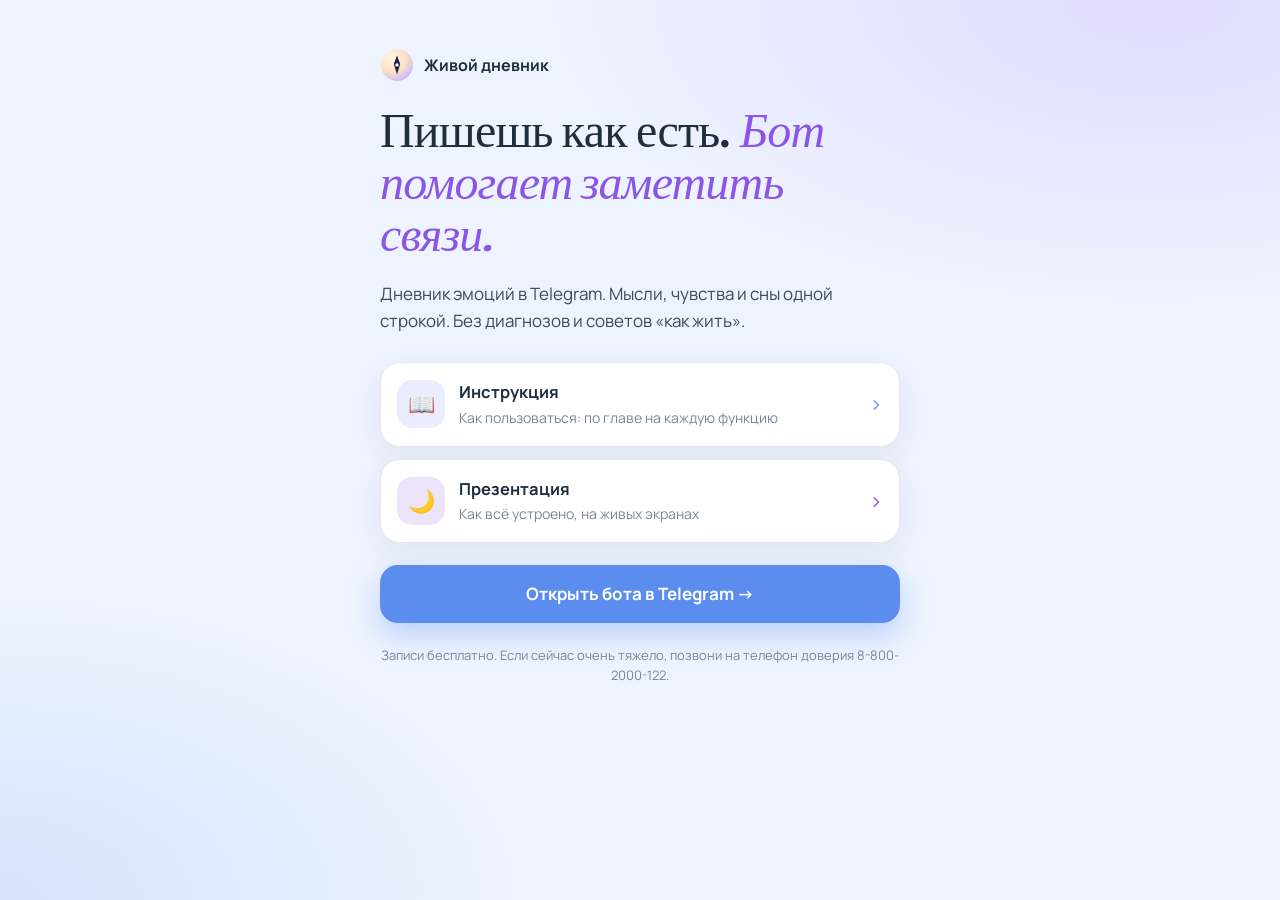
<file: index.html>
<!doctype html>
<html lang="ru">
<meta charset="utf-8">
<meta name="viewport" content="width=device-width, initial-scale=1, viewport-fit=cover">
<title>Живой дневник</title>
<meta name="description" content="Дневник эмоций в Telegram: пишешь как есть, бот помогает заметить связи. Без диагнозов.">
<meta property="og:type" content="website">
<meta property="og:site_name" content="Живой дневник">
<meta property="og:title" content="Живой дневник — дневник эмоций в Telegram">
<meta property="og:description" content="Пишешь как есть, бот помогает заметить связи. Без диагнозов.">
<meta property="og:url" content="https://bashkatov-96.github.io/zhivoy-dnevnik/">
<meta property="og:image" content="https://bashkatov-96.github.io/zhivoy-dnevnik/tour/og.png">
<meta name="twitter:card" content="summary_large_image">
<meta name="theme-color" content="#EEF4FF">
<link rel="stylesheet" href="https://fonts.googleapis.com/css2?family=Fraunces:ital,opsz,wght@0,9..144,500;1,9..144,500&family=Manrope:wght@400..800&display=swap">
<style>
:root{--bg:#eef4ff;--fg:#1f2d3d;--fg2:#3c4a5c;--muted:#7a8699;--a:#5b8def;--line:#e1e8f5}
*{box-sizing:border-box}
html,body{min-height:100%}
body{margin:0;background:radial-gradient(70% 50% at 90% 0%,rgba(166,107,255,.18),transparent 70%),radial-gradient(60% 50% at 0% 100%,rgba(91,141,239,.16),transparent 70%),var(--bg);color:var(--fg);font:400 16px/1.55 Manrope,-apple-system,system-ui,sans-serif;-webkit-font-smoothing:antialiased}
main{max-width:560px;margin:0 auto;padding:calc(48px + env(safe-area-inset-top,0px)) 20px calc(40px + env(safe-area-inset-bottom,0px));display:grid;gap:22px}
.brand{display:flex;align-items:center;gap:10px;font-weight:700}
.brand svg{width:34px;height:34px}
h1{font:500 clamp(34px,8vw,48px)/1.08 Fraunces,Georgia,serif;letter-spacing:-.8px;margin:0}
h1 em{color:#8a55e8}
p{margin:0;color:var(--fg2);font-size:17px}
.cards{display:grid;gap:12px;margin-top:6px}
.card{display:grid;grid-template-columns:48px minmax(0,1fr) auto;align-items:center;gap:14px;padding:16px;border-radius:20px;background:#fff;border:1px solid var(--line);text-decoration:none;color:inherit;box-shadow:0 10px 30px rgba(31,45,61,.07)}
.card .ic{width:48px;height:48px;border-radius:15px;display:grid;place-items:center;font-size:22px;background:color-mix(in srgb,var(--c) 16%,#fff)}
.card b{display:block;font-size:16.5px;color:var(--fg)}
.card span span{font-size:14px;color:var(--muted)}
.card .go{color:var(--c);font-size:22px}
.bot{display:flex;justify-content:center;align-items:center;gap:10px;padding:16px;border-radius:18px;background:var(--a);color:#fff;text-decoration:none;font-weight:700;font-size:17px;box-shadow:0 12px 30px rgba(91,141,239,.35)}
small{color:var(--muted);font-size:13px;text-align:center}
a:focus-visible{outline:2.5px solid var(--a);outline-offset:3px}
</style>
<main>
  <div class="brand"><svg viewBox="0 0 64 64" aria-hidden="true"><defs><radialGradient id="g" cx="35%" cy="30%" r="75%"><stop offset="0%" stop-color="#fff7e9"/><stop offset="55%" stop-color="#ffe2c2"/><stop offset="100%" stop-color="#c9b6ff"/></radialGradient></defs><circle cx="32" cy="32" r="30" fill="url(#g)"/><path d="M32 14 L38 30 L32 50 L26 30 Z" fill="#241a4e"/><circle cx="32" cy="32" r="3.2" fill="#fff"/></svg>Живой дневник</div>
  <h1>Пишешь как есть. <em>Бот помогает заметить связи.</em></h1>
  <p>Дневник эмоций в Telegram. Мысли, чувства и сны одной строкой. Без диагнозов и советов «как жить».</p>
  <div class="cards">
    <a class="card" href="guide/" style="--c:#7B8FF5"><span class="ic">📖</span><span><b>Инструкция</b><span>Как пользоваться: по главе на каждую функцию</span></span><span class="go">›</span></a>
    <a class="card" href="tour/" style="--c:#8A55E8"><span class="ic">🌙</span><span><b>Презентация</b><span>Как всё устроено, на живых экранах</span></span><span class="go">›</span></a>
  </div>
  <a class="bot" href="https://t.me/livebooks_bot?start=site" target="_blank" rel="noopener">Открыть бота в Telegram →</a>
  <small>Записи бесплатно. Если сейчас очень тяжело, позвони на телефон доверия 8-800-2000-122.</small>
</main>
</html>
</file>
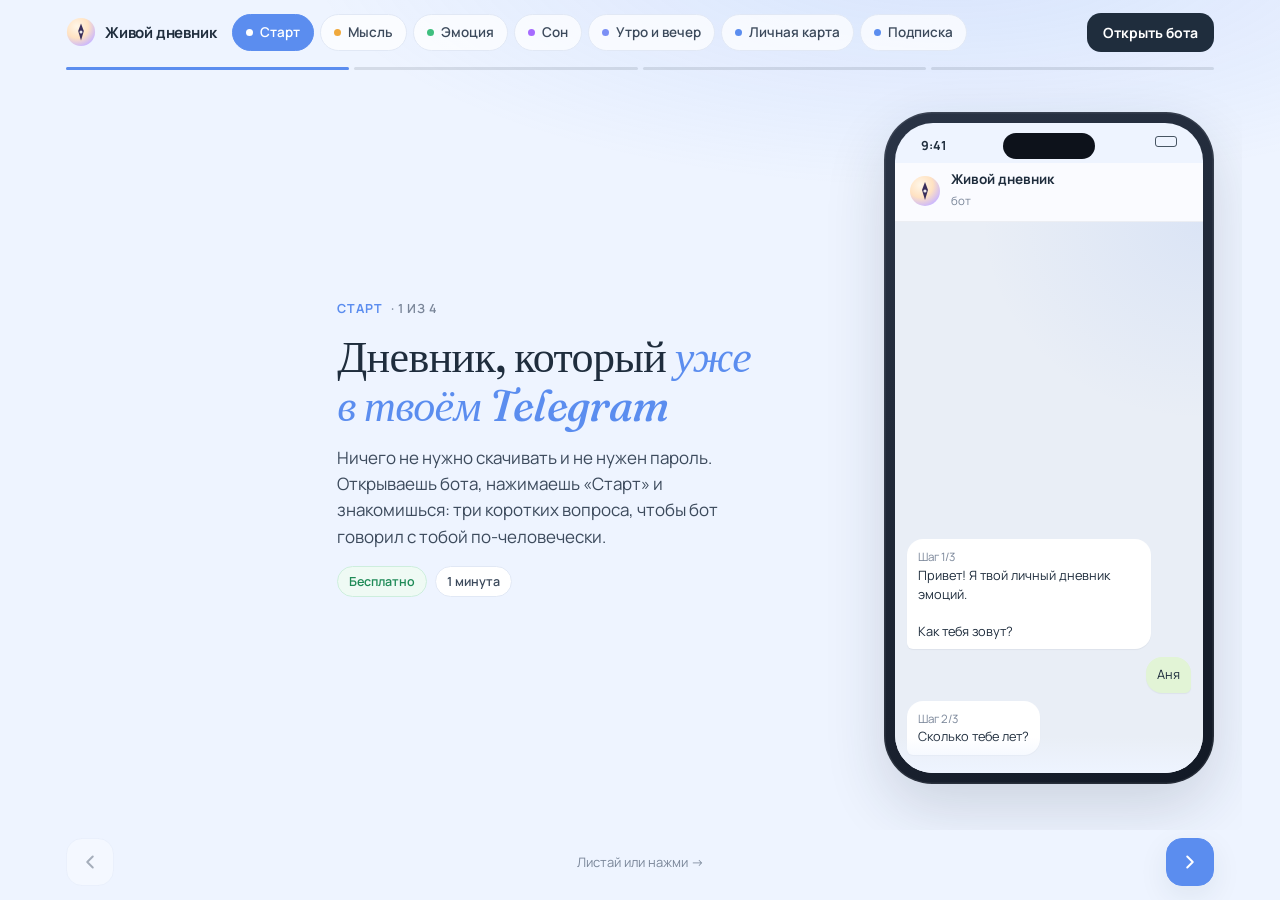
<file: guide/index.html>
<!doctype html>
<html lang="ru">
<meta charset="utf-8">
<meta name="viewport" content="width=device-width, initial-scale=1, viewport-fit=cover">
<title>Инструкция Живого дневника</title>
<meta name="description" content="Как пользоваться Живым дневником: первая запись, мысль, эмоция, сон, утро и вечер, личная карта, подписка.">
<meta property="og:type" content="website">
<meta property="og:site_name" content="Живой дневник">
<meta property="og:title" content="Как пользоваться Живым дневником">
<meta property="og:description" content="Инструкция с картинками: первая запись, мысль, эмоция, сон, утро и вечер, личная карта, подписка.">
<meta property="og:url" content="https://bashkatov-96.github.io/zhivoy-dnevnik/guide/">
<meta property="og:image" content="https://bashkatov-96.github.io/zhivoy-dnevnik/guide/og.png">
<meta property="og:image:width" content="1200">
<meta property="og:image:height" content="630">
<meta name="twitter:card" content="summary_large_image">
<meta name="theme-color" content="#EEF4FF">
<link rel="preconnect" href="https://fonts.googleapis.com">
<link rel="preconnect" href="https://fonts.gstatic.com" crossorigin>
<link rel="stylesheet" href="https://fonts.googleapis.com/css2?family=Fraunces:ital,opsz,wght@0,9..144,400..600;1,9..144,400..600&family=Manrope:wght@400..800&display=swap">
<link rel="stylesheet" href="guide.css">

<!--
  Инструкция-презентация: главы по функциям бота, по слайду на экран.
  Ссылка на главу — якорь: /guide/#son, /guide/#emo …
  Скрипт внешний: CSP сервера (bot/web/server.py) пускает только script-src 'self'.
  Содержание слайдов — массив CHAPTERS в guide.js.
-->

<svg class="defs" aria-hidden="true" width="0" height="0">
  <defs>
    <radialGradient id="emblemG" cx="35%" cy="30%" r="75%"><stop offset="0%" stop-color="#fff7e9"/><stop offset="55%" stop-color="#ffe2c2"/><stop offset="100%" stop-color="#c9b6ff"/></radialGradient>
    <radialGradient id="moonG" cx="32%" cy="28%" r="80%"><stop offset="0%" stop-color="#fff6e4"/><stop offset="50%" stop-color="#f7c46a"/><stop offset="100%" stop-color="#e08a2c"/></radialGradient>
    <symbol id="emblem" viewBox="0 0 64 64"><circle cx="32" cy="32" r="30" fill="url(#emblemG)"/><path d="M32 14 L38 30 L32 50 L26 30 Z" fill="#241a4e" opacity=".9"/><circle cx="32" cy="32" r="3.2" fill="#fff" opacity=".9"/></symbol>
  </defs>
</svg>

<div class="deck" id="deck">
  <header class="top">
    <a class="brand" href="#start" aria-label="Живой дневник — к началу"><svg><use href="#emblem"/></svg><span>Живой дневник</span></a>
    <nav class="chapters" id="chapters" aria-label="Главы инструкции"></nav>
    <a class="cta-top" id="ctaTop" href="https://t.me/livebooks_bot?start=guide" target="_blank" rel="noopener">Открыть бота</a>
  </header>

  <div class="bars" id="bars" aria-hidden="true"></div>

  <main class="stage" id="stage" aria-live="polite">
    <noscript><p class="noscript">Включите JavaScript, чтобы листать инструкцию. Бот: t.me/livebooks_bot</p></noscript>
  </main>

  <footer class="nav">
    <button class="nav-btn" id="prev" type="button" aria-label="Назад">
      <svg viewBox="0 0 24 24" fill="none" stroke="currentColor" stroke-width="2.2" stroke-linecap="round" stroke-linejoin="round"><path d="M15 6l-6 6 6 6"/></svg>
    </button>
    <p class="nav-hint" id="hint">Листай вправо или нажми →</p>
    <button class="nav-btn nav-next" id="next" type="button" aria-label="Дальше">
      <svg viewBox="0 0 24 24" fill="none" stroke="currentColor" stroke-width="2.2" stroke-linecap="round" stroke-linejoin="round"><path d="M9 6l6 6-6 6"/></svg>
    </button>
  </footer>
</div>

<script src="guide.js"></script>
</file>
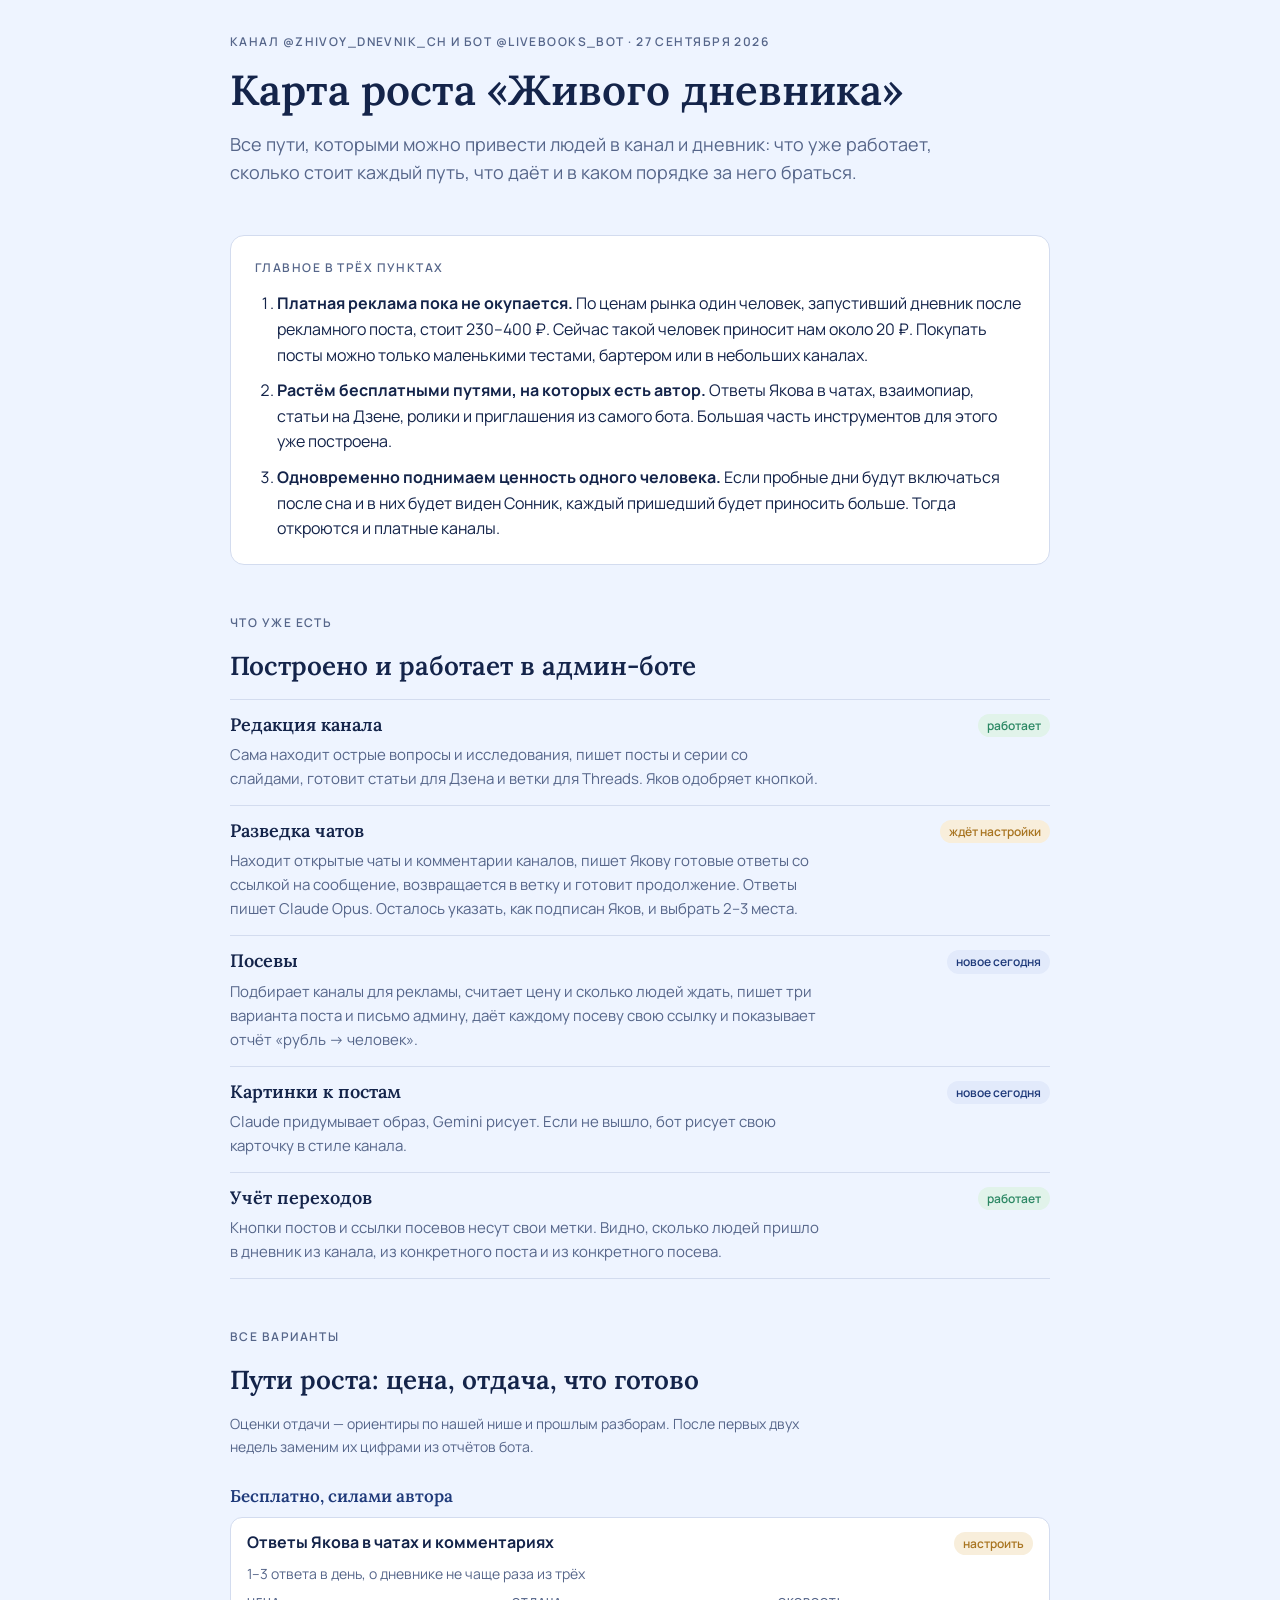
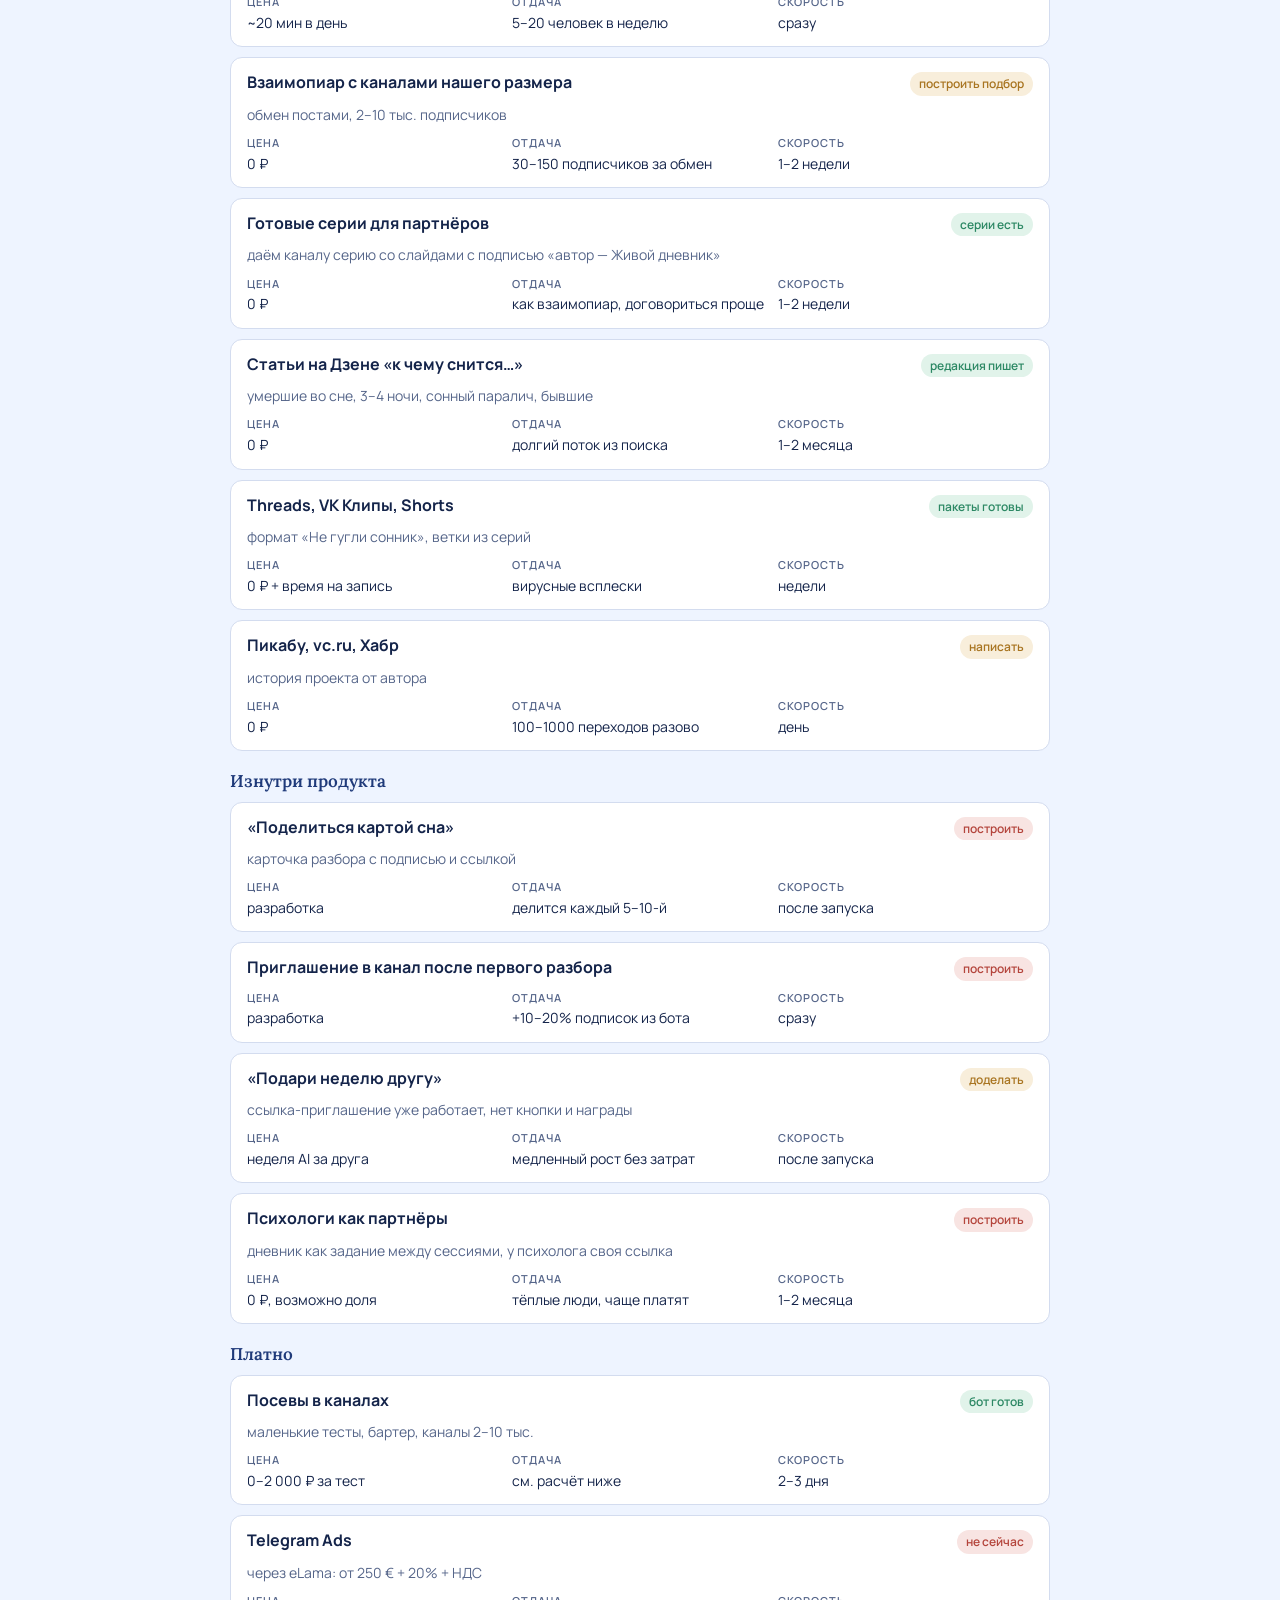
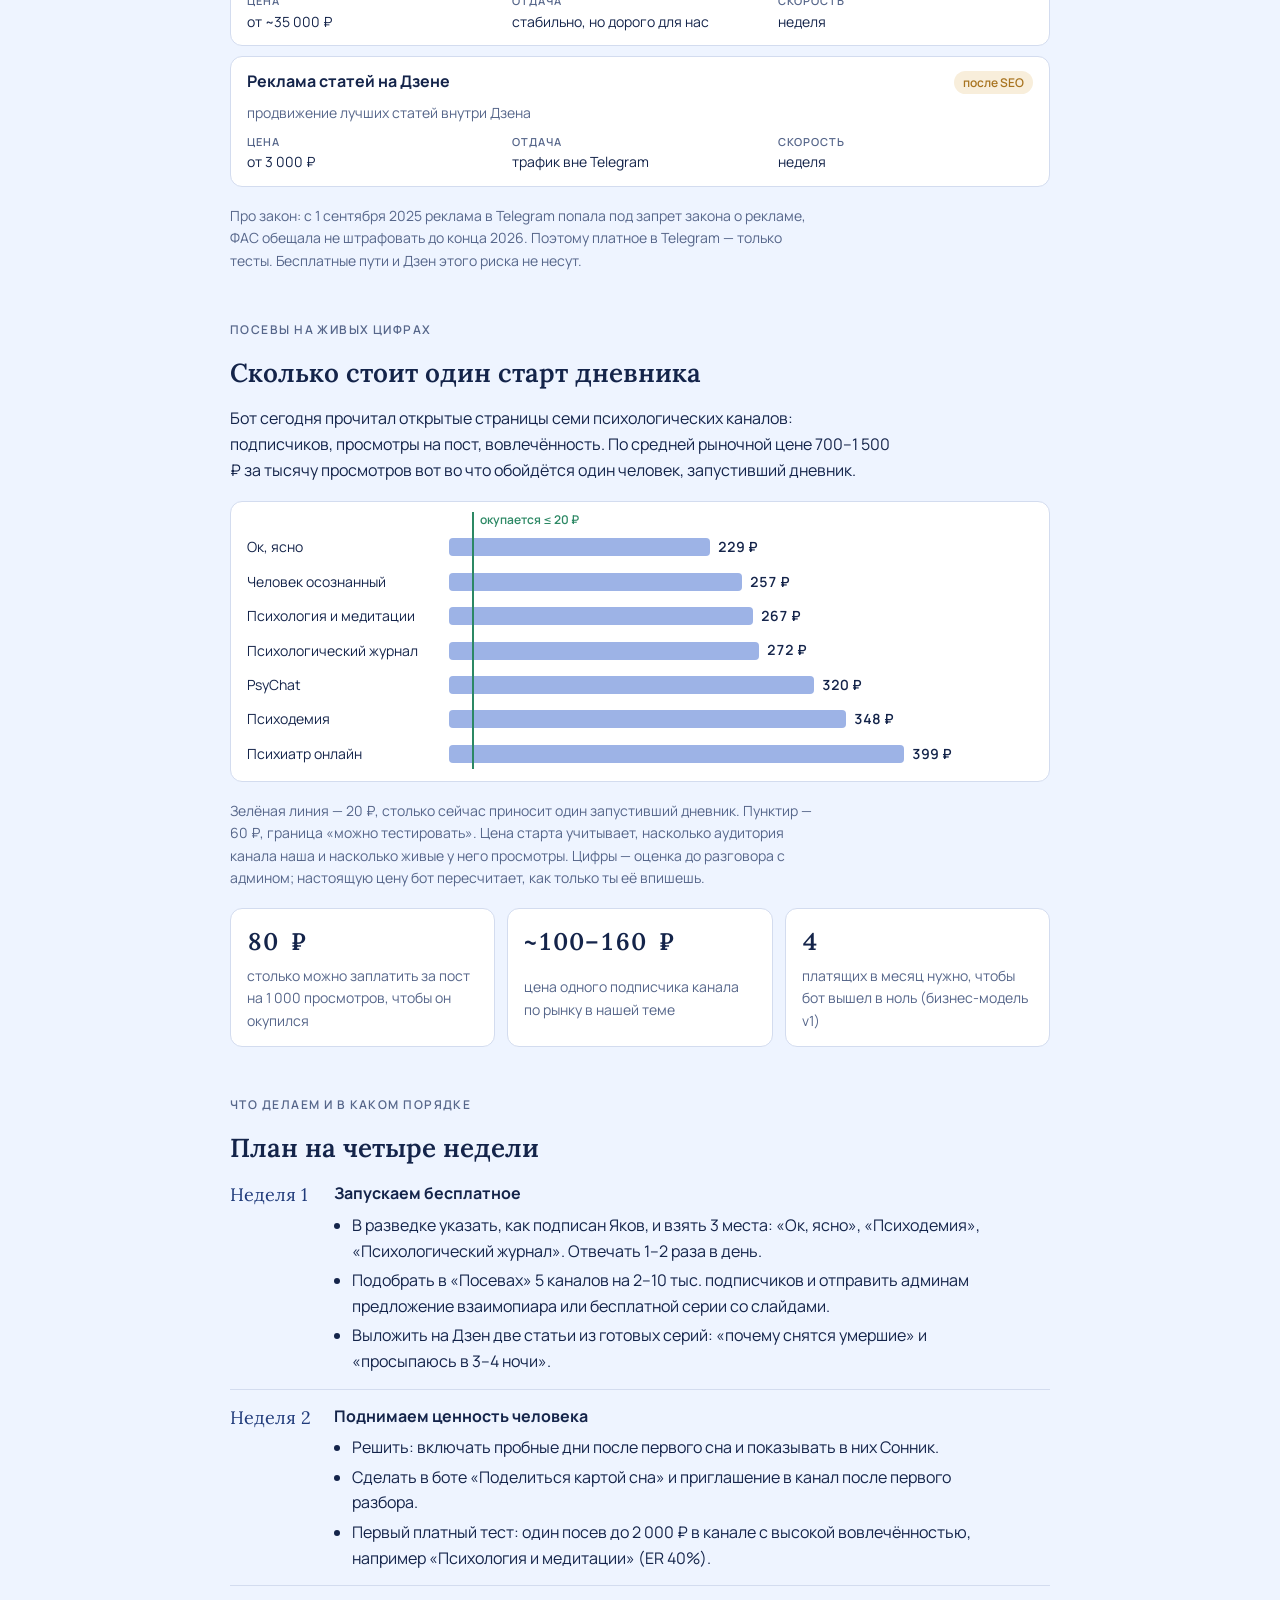
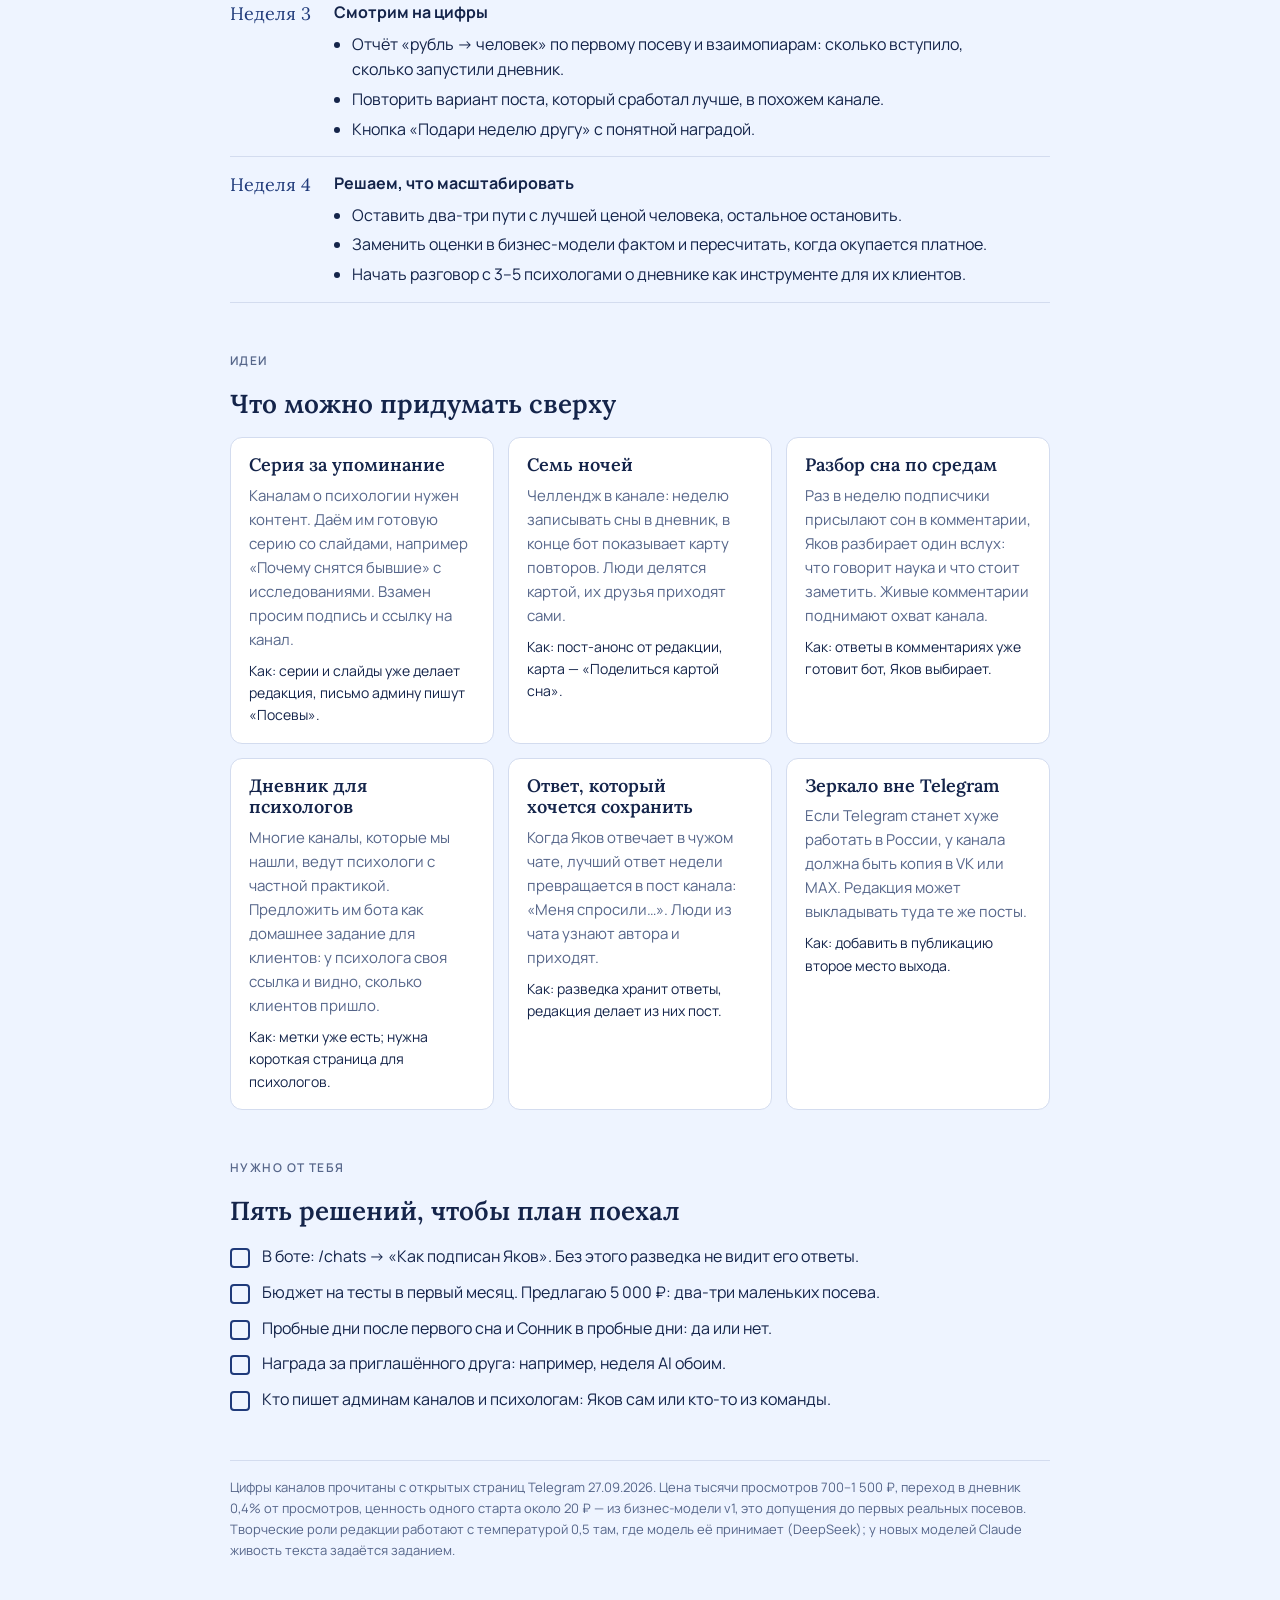
<file: r/karta-rosta-34ba82/index.html>
<!doctype html>
<html lang="ru">
<head>
<meta charset="utf-8">
<meta name="viewport" content="width=device-width, initial-scale=1, viewport-fit=cover">
<meta name="robots" content="noindex, nofollow">
<meta property="og:title" content="Карта роста «Живого дневника»">
<meta property="og:description" content="Пути роста канала и дневника, расчёт посевов, план на 4 недели.">
<title>Карта роста «Живого дневника»</title>
<link rel="preconnect" href="https://fonts.googleapis.com">
<link rel="preconnect" href="https://fonts.gstatic.com" crossorigin>
<link rel="stylesheet" href="https://fonts.googleapis.com/css2?family=Lora:ital,wght@0,500;0,600;1,500&family=Manrope:wght@400;500;600;700&display=swap">
<style>
:root{
  --bg:#EEF4FF; --surface:#FFFFFF; --ink:#14244A; --muted:#56668A; --line:#D3DCEF;
  --accent:#1F3A7A; --accent-soft:#E2EAFB; --ok:#2C8864; --ok-soft:#E1F3EA; --warn:#A87420; --warn-soft:#F8EEDB;
  --bad:#B4453C; --bad-soft:#F8E4E2; --bar:#9DB3E6;
  --serif:"Lora", Georgia, "Times New Roman", serif; --sans:"Manrope", system-ui, -apple-system, "Segoe UI", sans-serif;
}
@media (prefers-color-scheme: dark){
  :root:not([data-theme="light"]){
    color-scheme:dark;
    --bg:#0E1730; --surface:#152144; --ink:#E4EAF8; --muted:#9CA9C9; --line:#27365F;
    --accent:#9DB8FF; --accent-soft:#1C2B55; --ok:#5DC39B; --ok-soft:#173A33; --warn:#E3B464; --warn-soft:#3A3020;
    --bad:#E68178; --bad-soft:#40211F; --bar:#4B67A8;
  }
}
:root[data-theme="dark"]{
  color-scheme:dark;
  --bg:#0E1730; --surface:#152144; --ink:#E4EAF8; --muted:#9CA9C9; --line:#27365F;
  --accent:#9DB8FF; --accent-soft:#1C2B55; --ok:#5DC39B; --ok-soft:#173A33; --warn:#E3B464; --warn-soft:#3A3020;
  --bad:#E68178; --bad-soft:#40211F; --bar:#4B67A8;
}
*{box-sizing:border-box}
body{margin:0;background:var(--bg);color:var(--ink);font:16px/1.6 var(--sans);padding-inline:16px;padding-block:32px 64px}
.wrap{max-width:820px;margin:0 auto;display:flex;flex-direction:column;gap:48px}
h1,h2,h3{font-family:var(--serif);font-weight:600;text-wrap:balance;margin:0;line-height:1.2}
h1{font-size:clamp(30px,5vw,42px)}
h2{font-size:26px}
h3{font-size:18px}
p{margin:0;max-width:66ch}
a{color:var(--accent)}
.eyebrow{font-size:12px;letter-spacing:.12em;text-transform:uppercase;color:var(--muted);font-weight:600}
section{display:flex;flex-direction:column;gap:18px}
.lead{font-size:18px;color:var(--muted)}
.thesis{background:var(--surface);border:1px solid var(--line);border-radius:14px;padding:22px 24px;display:grid;gap:14px}
.thesis ol{margin:0;padding-left:22px;display:grid;gap:10px}
.thesis b{color:var(--ink)}
.num{font-variant-numeric:tabular-nums}
.chip{display:inline-block;font-size:12px;font-weight:600;padding:2px 9px;border-radius:999px;white-space:nowrap}
.chip.ok{background:var(--ok-soft);color:var(--ok)}
.chip.warn{background:var(--warn-soft);color:var(--warn)}
.chip.bad{background:var(--bad-soft);color:var(--bad)}
.chip.new{background:var(--accent-soft);color:var(--accent)}
.built{display:grid;gap:0;border-top:1px solid var(--line)}
.built div{display:grid;grid-template-columns:1fr auto;gap:6px 16px;padding:14px 0;border-bottom:1px solid var(--line)}
.built p{color:var(--muted);font-size:15px;grid-column:1/-1}
/* пути — карточками, чтобы читалось с телефона */
.paths{display:grid;gap:10px}
.pgroup{font-size:17px;color:var(--accent);margin-top:10px}
.path{background:var(--surface);border:1px solid var(--line);border-radius:12px;padding:14px 16px;display:grid;gap:8px}
.phead{display:flex;flex-wrap:wrap;align-items:flex-start;justify-content:space-between;gap:6px 12px}
.path h4{margin:0;font-size:16px;font-weight:700;line-height:1.35;flex:1 1 200px}
.path p{font-size:14px;color:var(--muted)}
.path dl{margin:0;display:grid;grid-template-columns:repeat(3,minmax(0,1fr));gap:10px}
.path dt{font-size:11px;letter-spacing:.08em;text-transform:uppercase;color:var(--muted);font-weight:600}
.path dd{margin:2px 0 0;font-size:14px;line-height:1.4}
/* график полосками */
.bars{position:relative;background:var(--surface);border:1px solid var(--line);border-radius:12px;padding:34px 16px 16px;display:grid;gap:12px}
.brow{display:grid;grid-template-columns:190px minmax(0,1fr);gap:12px;align-items:center}
.bname{font-size:14px;line-height:1.3}
.btrack{display:flex;align-items:center;gap:8px;min-width:0}
.bfill{height:18px;border-radius:4px;background:var(--bar);flex:none}
.bval{font-size:14px;font-weight:600;white-space:nowrap}
.limit{position:absolute;top:10px;bottom:12px;left:calc(218px + (100% - 234px) * var(--x));border-left:2px solid var(--ok)}
.limit span{position:absolute;top:-2px;left:6px;font-size:12px;color:var(--ok);white-space:nowrap;font-weight:600}
.note{font-size:14px;color:var(--muted)}
.math{display:grid;grid-template-columns:repeat(auto-fit,minmax(170px,1fr));gap:12px}
.math div{background:var(--surface);border:1px solid var(--line);border-radius:12px;padding:14px 16px;display:grid;gap:4px}
.math strong{font-family:var(--serif);font-size:24px;font-weight:600}
.math span{font-size:14px;color:var(--muted)}
.weeks{display:grid;gap:14px;counter-reset:w}
.week{display:grid;grid-template-columns:88px 1fr;gap:16px;padding-bottom:14px;border-bottom:1px solid var(--line)}
.week .when{font-family:var(--serif);font-size:18px;color:var(--accent)}
.week ul{margin:6px 0 0;padding-left:18px;display:grid;gap:4px}
.week li{max-width:64ch}
.ideas{display:grid;grid-template-columns:repeat(auto-fit,minmax(240px,1fr));gap:14px}
.idea{background:var(--surface);border:1px solid var(--line);border-radius:12px;padding:16px 18px;display:grid;gap:8px;align-content:start}
.idea p{font-size:15px;color:var(--muted)}
.idea .how{font-size:14px;color:var(--ink)}
.asks{display:grid;gap:10px;margin:0;padding:0;list-style:none}
.asks li{display:grid;grid-template-columns:22px 1fr;gap:10px;align-items:start}
.asks li::before{content:"";width:16px;height:16px;border:2px solid var(--accent);border-radius:4px;margin-top:4px}
footer{font-size:13px;color:var(--muted);border-top:1px solid var(--line);padding-top:16px}
@media (max-width:560px){
  body{font-size:15.5px;padding-block:20px 48px}
  .wrap{gap:36px}
  h2{font-size:23px}
  .lead{font-size:16.5px}
  .thesis{padding:18px}
  .week{grid-template-columns:1fr;gap:4px}
  .path dl{grid-template-columns:1fr 1fr}
  .path dl div:first-child{grid-column:1/-1}
  .brow{grid-template-columns:1fr;gap:4px}
  .bars{padding-top:36px}
  .limit{left:calc(16px + (100% - 32px) * var(--x))}
}
</style>
</head>
<body>

<div class="wrap">

<header style="display:grid;gap:14px">
  <div class="eyebrow">Канал @zhivoy_dnevnik_ch и бот @livebooks_bot · 27 сентября 2026</div>
  <h1>Карта роста «Живого дневника»</h1>
  <p class="lead">Все пути, которыми можно привести людей в канал и дневник: что уже работает, сколько стоит каждый путь, что даёт и в каком порядке за него браться.</p>
</header>

<section class="thesis" aria-label="Главное">
  <div class="eyebrow">Главное в трёх пунктах</div>
  <ol>
    <li><b>Платная реклама пока не окупается.</b> По ценам рынка один человек, запустивший дневник после рекламного поста, стоит 230–400 ₽. Сейчас такой человек приносит нам около 20 ₽. Покупать посты можно только маленькими тестами, бартером или в небольших каналах.</li>
    <li><b>Растём бесплатными путями, на которых есть автор.</b> Ответы Якова в чатах, взаимопиар, статьи на Дзене, ролики и приглашения из самого бота. Большая часть инструментов для этого уже построена.</li>
    <li><b>Одновременно поднимаем ценность одного человека.</b> Если пробные дни будут включаться после сна и в них будет виден Сонник, каждый пришедший будет приносить больше. Тогда откроются и платные каналы.</li>
  </ol>
</section>

<section>
  <div class="eyebrow">Что уже есть</div>
  <h2>Построено и работает в админ-боте</h2>
  <div class="built">
    <div><h3>Редакция канала</h3><span class="chip ok">работает</span>
      <p>Сама находит острые вопросы и исследования, пишет посты и серии со слайдами, готовит статьи для Дзена и ветки для Threads. Яков одобряет кнопкой.</p></div>
    <div><h3>Разведка чатов</h3><span class="chip warn">ждёт настройки</span>
      <p>Находит открытые чаты и комментарии каналов, пишет Якову готовые ответы со ссылкой на сообщение, возвращается в ветку и готовит продолжение. Ответы пишет Claude Opus. Осталось указать, как подписан Яков, и выбрать 2–3 места.</p></div>
    <div><h3>Посевы</h3><span class="chip new">новое сегодня</span>
      <p>Подбирает каналы для рекламы, считает цену и сколько людей ждать, пишет три варианта поста и письмо админу, даёт каждому посеву свою ссылку и показывает отчёт «рубль → человек».</p></div>
    <div><h3>Картинки к постам</h3><span class="chip new">новое сегодня</span>
      <p>Claude придумывает образ, Gemini рисует. Если не вышло, бот рисует свою карточку в стиле канала.</p></div>
    <div><h3>Учёт переходов</h3><span class="chip ok">работает</span>
      <p>Кнопки постов и ссылки посевов несут свои метки. Видно, сколько людей пришло в дневник из канала, из конкретного поста и из конкретного посева.</p></div>
  </div>
</section>

<section>
  <div class="eyebrow">Все варианты</div>
  <h2>Пути роста: цена, отдача, что готово</h2>
  <p class="note">Оценки отдачи — ориентиры по нашей нише и прошлым разборам. После первых двух недель заменим их цифрами из отчётов бота.</p>
  <div class="paths">
    <h3 class="pgroup">Бесплатно, силами автора</h3>
    <article class="path">
      <div class="phead"><h4>Ответы Якова в чатах и комментариях</h4><span class="chip warn">настроить</span></div><p>1–3 ответа в день, о дневнике не чаще раза из трёх</p>
      <dl><div><dt>Цена</dt><dd>~20 мин в день</dd></div><div><dt>Отдача</dt><dd>5–20 человек в неделю</dd></div><div><dt>Скорость</dt><dd>сразу</dd></div></dl>
    </article>
    <article class="path">
      <div class="phead"><h4>Взаимопиар с каналами нашего размера</h4><span class="chip warn">построить подбор</span></div><p>обмен постами, 2–10 тыс. подписчиков</p>
      <dl><div><dt>Цена</dt><dd>0 ₽</dd></div><div><dt>Отдача</dt><dd>30–150 подписчиков за обмен</dd></div><div><dt>Скорость</dt><dd>1–2 недели</dd></div></dl>
    </article>
    <article class="path">
      <div class="phead"><h4>Готовые серии для партнёров</h4><span class="chip ok">серии есть</span></div><p>даём каналу серию со слайдами с подписью «автор — Живой дневник»</p>
      <dl><div><dt>Цена</dt><dd>0 ₽</dd></div><div><dt>Отдача</dt><dd>как взаимопиар, договориться проще</dd></div><div><dt>Скорость</dt><dd>1–2 недели</dd></div></dl>
    </article>
    <article class="path">
      <div class="phead"><h4>Статьи на Дзене «к чему снится…»</h4><span class="chip ok">редакция пишет</span></div><p>умершие во сне, 3–4 ночи, сонный паралич, бывшие</p>
      <dl><div><dt>Цена</dt><dd>0 ₽</dd></div><div><dt>Отдача</dt><dd>долгий поток из поиска</dd></div><div><dt>Скорость</dt><dd>1–2 месяца</dd></div></dl>
    </article>
    <article class="path">
      <div class="phead"><h4>Threads, VK Клипы, Shorts</h4><span class="chip ok">пакеты готовы</span></div><p>формат «Не гугли сонник», ветки из серий</p>
      <dl><div><dt>Цена</dt><dd>0 ₽ + время на запись</dd></div><div><dt>Отдача</dt><dd>вирусные всплески</dd></div><div><dt>Скорость</dt><dd>недели</dd></div></dl>
    </article>
    <article class="path">
      <div class="phead"><h4>Пикабу, vc.ru, Хабр</h4><span class="chip warn">написать</span></div><p>история проекта от автора</p>
      <dl><div><dt>Цена</dt><dd>0 ₽</dd></div><div><dt>Отдача</dt><dd>100–1000 переходов разово</dd></div><div><dt>Скорость</dt><dd>день</dd></div></dl>
    </article>
    <h3 class="pgroup">Изнутри продукта</h3>
    <article class="path">
      <div class="phead"><h4>«Поделиться картой сна»</h4><span class="chip bad">построить</span></div><p>карточка разбора с подписью и ссылкой</p>
      <dl><div><dt>Цена</dt><dd>разработка</dd></div><div><dt>Отдача</dt><dd>делится каждый 5–10-й</dd></div><div><dt>Скорость</dt><dd>после запуска</dd></div></dl>
    </article>
    <article class="path">
      <div class="phead"><h4>Приглашение в канал после первого разбора</h4><span class="chip bad">построить</span></div>
      <dl><div><dt>Цена</dt><dd>разработка</dd></div><div><dt>Отдача</dt><dd>+10–20% подписок из бота</dd></div><div><dt>Скорость</dt><dd>сразу</dd></div></dl>
    </article>
    <article class="path">
      <div class="phead"><h4>«Подари неделю другу»</h4><span class="chip warn">доделать</span></div><p>ссылка-приглашение уже работает, нет кнопки и награды</p>
      <dl><div><dt>Цена</dt><dd>неделя AI за друга</dd></div><div><dt>Отдача</dt><dd>медленный рост без затрат</dd></div><div><dt>Скорость</dt><dd>после запуска</dd></div></dl>
    </article>
    <article class="path">
      <div class="phead"><h4>Психологи как партнёры</h4><span class="chip bad">построить</span></div><p>дневник как задание между сессиями, у психолога своя ссылка</p>
      <dl><div><dt>Цена</dt><dd>0 ₽, возможно доля</dd></div><div><dt>Отдача</dt><dd>тёплые люди, чаще платят</dd></div><div><dt>Скорость</dt><dd>1–2 месяца</dd></div></dl>
    </article>
    <h3 class="pgroup">Платно</h3>
    <article class="path">
      <div class="phead"><h4>Посевы в каналах</h4><span class="chip ok">бот готов</span></div><p>маленькие тесты, бартер, каналы 2–10 тыс.</p>
      <dl><div><dt>Цена</dt><dd>0–2 000 ₽ за тест</dd></div><div><dt>Отдача</dt><dd>см. расчёт ниже</dd></div><div><dt>Скорость</dt><dd>2–3 дня</dd></div></dl>
    </article>
    <article class="path">
      <div class="phead"><h4>Telegram Ads</h4><span class="chip bad">не сейчас</span></div><p>через eLama: от 250 € + 20% + НДС</p>
      <dl><div><dt>Цена</dt><dd>от ~35 000 ₽</dd></div><div><dt>Отдача</dt><dd>стабильно, но дорого для нас</dd></div><div><dt>Скорость</dt><dd>неделя</dd></div></dl>
    </article>
    <article class="path">
      <div class="phead"><h4>Реклама статей на Дзене</h4><span class="chip warn">после SEO</span></div><p>продвижение лучших статей внутри Дзена</p>
      <dl><div><dt>Цена</dt><dd>от 3 000 ₽</dd></div><div><dt>Отдача</dt><dd>трафик вне Telegram</dd></div><div><dt>Скорость</dt><dd>неделя</dd></div></dl>
    </article>
  </div>
  <p class="note">Про закон: с 1 сентября 2025 реклама в Telegram попала под запрет закона о рекламе, ФАС обещала не штрафовать до конца 2026. Поэтому платное в Telegram — только тесты. Бесплатные пути и Дзен этого риска не несут.</p>
</section>

<section class="chart">
  <div class="eyebrow">Посевы на живых цифрах</div>
  <h2>Сколько стоит один старт дневника</h2>
  <p>Бот сегодня прочитал открытые страницы семи психологических каналов: подписчиков, просмотры на пост, вовлечённость. По средней рыночной цене 700–1 500 ₽ за тысячу просмотров вот во что обойдётся один человек, запустивший дневник.</p>
  <div class="bars" role="img" aria-label="Цена одного старта дневника по каналам: от 229 до 399 рублей. Окупается до 20 рублей.">
    <div class="limit ok" style="--x:0.0391"><span>окупается ≤ 20 ₽</span></div>
    <div class="brow"><div class="bname">Ок, ясно</div><div class="btrack"><div class="bfill" style="width:44.7%"></div><span class="bval num">229 ₽</span></div></div>
    <div class="brow"><div class="bname">Человек осознанный</div><div class="btrack"><div class="bfill" style="width:50.2%"></div><span class="bval num">257 ₽</span></div></div>
    <div class="brow"><div class="bname">Психология и медитации</div><div class="btrack"><div class="bfill" style="width:52.1%"></div><span class="bval num">267 ₽</span></div></div>
    <div class="brow"><div class="bname">Психологический журнал</div><div class="btrack"><div class="bfill" style="width:53.1%"></div><span class="bval num">272 ₽</span></div></div>
    <div class="brow"><div class="bname">PsyChat</div><div class="btrack"><div class="bfill" style="width:62.5%"></div><span class="bval num">320 ₽</span></div></div>
    <div class="brow"><div class="bname">Психодемия</div><div class="btrack"><div class="bfill" style="width:68.0%"></div><span class="bval num">348 ₽</span></div></div>
    <div class="brow"><div class="bname">Психиатр онлайн</div><div class="btrack"><div class="bfill" style="width:77.9%"></div><span class="bval num">399 ₽</span></div></div>
  </div>
  <p class="note">Зелёная линия — 20 ₽, столько сейчас приносит один запустивший дневник. Пунктир — 60 ₽, граница «можно тестировать». Цена старта учитывает, насколько аудитория канала наша и насколько живые у него просмотры. Цифры — оценка до разговора с админом; настоящую цену бот пересчитает, как только ты её впишешь.</p>
  <div class="math">
    <div><strong class="num">80 ₽</strong><span>столько можно заплатить за пост на 1 000 просмотров, чтобы он окупился</span></div>
    <div><strong class="num">~100–160 ₽</strong><span>цена одного подписчика канала по рынку в нашей теме</span></div>
    <div><strong class="num">4</strong><span>платящих в месяц нужно, чтобы бот вышел в ноль (бизнес-модель v1)</span></div>
  </div>
</section>

<section>
  <div class="eyebrow">Что делаем и в каком порядке</div>
  <h2>План на четыре недели</h2>
  <div class="weeks">
    <div class="week"><div class="when">Неделя 1</div><div><b>Запускаем бесплатное</b>
      <ul>
        <li>В разведке указать, как подписан Яков, и взять 3 места: «Ок, ясно», «Психодемия», «Психологический журнал». Отвечать 1–2 раза в день.</li>
        <li>Подобрать в «Посевах» 5 каналов на 2–10 тыс. подписчиков и отправить админам предложение взаимопиара или бесплатной серии со слайдами.</li>
        <li>Выложить на Дзен две статьи из готовых серий: «почему снятся умершие» и «просыпаюсь в 3–4 ночи».</li>
      </ul></div></div>
    <div class="week"><div class="when">Неделя 2</div><div><b>Поднимаем ценность человека</b>
      <ul>
        <li>Решить: включать пробные дни после первого сна и показывать в них Сонник.</li>
        <li>Сделать в боте «Поделиться картой сна» и приглашение в канал после первого разбора.</li>
        <li>Первый платный тест: один посев до 2 000 ₽ в канале с высокой вовлечённостью, например «Психология и медитации» (ER 40%).</li>
      </ul></div></div>
    <div class="week"><div class="when">Неделя 3</div><div><b>Смотрим на цифры</b>
      <ul>
        <li>Отчёт «рубль → человек» по первому посеву и взаимопиарам: сколько вступило, сколько запустили дневник.</li>
        <li>Повторить вариант поста, который сработал лучше, в похожем канале.</li>
        <li>Кнопка «Подари неделю другу» с понятной наградой.</li>
      </ul></div></div>
    <div class="week"><div class="when">Неделя 4</div><div><b>Решаем, что масштабировать</b>
      <ul>
        <li>Оставить два-три пути с лучшей ценой человека, остальное остановить.</li>
        <li>Заменить оценки в бизнес-модели фактом и пересчитать, когда окупается платное.</li>
        <li>Начать разговор с 3–5 психологами о дневнике как инструменте для их клиентов.</li>
      </ul></div></div>
  </div>
</section>

<section>
  <div class="eyebrow">Идеи</div>
  <h2>Что можно придумать сверху</h2>
  <div class="ideas">
    <div class="idea"><h3>Серия за упоминание</h3><p>Каналам о психологии нужен контент. Даём им готовую серию со слайдами, например «Почему снятся бывшие» с исследованиями. Взамен просим подпись и ссылку на канал.</p><p class="how">Как: серии и слайды уже делает редакция, письмо админу пишут «Посевы».</p></div>
    <div class="idea"><h3>Семь ночей</h3><p>Челлендж в канале: неделю записывать сны в дневник, в конце бот показывает карту повторов. Люди делятся картой, их друзья приходят сами.</p><p class="how">Как: пост-анонс от редакции, карта — «Поделиться картой сна».</p></div>
    <div class="idea"><h3>Разбор сна по средам</h3><p>Раз в неделю подписчики присылают сон в комментарии, Яков разбирает один вслух: что говорит наука и что стоит заметить. Живые комментарии поднимают охват канала.</p><p class="how">Как: ответы в комментариях уже готовит бот, Яков выбирает.</p></div>
    <div class="idea"><h3>Дневник для психологов</h3><p>Многие каналы, которые мы нашли, ведут психологи с частной практикой. Предложить им бота как домашнее задание для клиентов: у психолога своя ссылка и видно, сколько клиентов пришло.</p><p class="how">Как: метки уже есть; нужна короткая страница для психологов.</p></div>
    <div class="idea"><h3>Ответ, который хочется сохранить</h3><p>Когда Яков отвечает в чужом чате, лучший ответ недели превращается в пост канала: «Меня спросили…». Люди из чата узнают автора и приходят.</p><p class="how">Как: разведка хранит ответы, редакция делает из них пост.</p></div>
    <div class="idea"><h3>Зеркало вне Telegram</h3><p>Если Telegram станет хуже работать в России, у канала должна быть копия в VK или MAX. Редакция может выкладывать туда те же посты.</p><p class="how">Как: добавить в публикацию второе место выхода.</p></div>
  </div>
</section>

<section>
  <div class="eyebrow">Нужно от тебя</div>
  <h2>Пять решений, чтобы план поехал</h2>
  <ul class="asks">
    <li><span>В боте: /chats → «Как подписан Яков». Без этого разведка не видит его ответы.</span></li>
    <li><span>Бюджет на тесты в первый месяц. Предлагаю 5 000 ₽: два-три маленьких посева.</span></li>
    <li><span>Пробные дни после первого сна и Сонник в пробные дни: да или нет.</span></li>
    <li><span>Награда за приглашённого друга: например, неделя AI обоим.</span></li>
    <li><span>Кто пишет админам каналов и психологам: Яков сам или кто-то из команды.</span></li>
  </ul>
</section>

<footer>
  Цифры каналов прочитаны с открытых страниц Telegram 27.09.2026. Цена тысячи просмотров 700–1 500 ₽, переход в дневник 0,4% от просмотров, ценность одного старта около 20 ₽ — из бизнес-модели v1, это допущения до первых реальных посевов. Творческие роли редакции работают с температурой 0,5 там, где модель её принимает (DeepSeek); у новых моделей Claude живость текста задаётся заданием.
</footer>

</div>

</body>
</html>
</file>
<file: guide/guide.css>
/* Инструкция Живого дневника — Observatory (miniapp/DESIGN.md).
   Всегда светлая тема. Жест слайда — rise: экран и текст поднимаются
   ступенями по 60 ms, не больше четырёх. Второй живой жест — только
   волна у кнопки «Открыть бота» на финале главы (приглашение). */

:root {
  color-scheme: light;
  --bg: #eef4ff;
  --a: #5b8def;
  --card: #ffffff;
  --border: #e1e8f5;
  --fg: #1f2d3d;
  --fg-2: #3c4a5c;
  --muted: #7a8699;
  --shadow: 0 10px 30px rgba(31, 45, 61, 0.08);
  --shadow-lg: 0 24px 60px rgba(31, 45, 61, 0.16);
  --ease: cubic-bezier(0.22, 0.61, 0.36, 1);
  --font-ui: "Manrope", -apple-system, "SF Pro Text", system-ui, sans-serif;
  --font-serif: "Fraunces", "Georgia", serif;
  --radius: 22px;
}

@property --bg { syntax: "<color>"; inherits: true; initial-value: #eef4ff; }
@property --a { syntax: "<color>"; inherits: true; initial-value: #5b8def; }

* { box-sizing: border-box; }
html, body { height: 100%; }
/* Встроенный браузер Telegram (iOS и Android) съедает низ своей панелью:
   высоту считаем по видимой части экрана (dvh), а не по 100vh. */
@supports (height: 100dvh) { html, body { height: 100dvh; } }
body {
  margin: 0;
  background: var(--bg);
  color: var(--fg);
  font: 400 15.5px/1.55 var(--font-ui);
  -webkit-font-smoothing: antialiased;
  -webkit-tap-highlight-color: transparent;
  transition: --bg 0.6s var(--ease), --a 0.6s var(--ease);
  overflow: hidden;
}
.defs { position: absolute; width: 0; height: 0; }
a { color: inherit; }
button { font: inherit; color: inherit; }
:focus-visible { outline: 2.5px solid var(--a); outline-offset: 3px; border-radius: 10px; }

/* ── Каркас: шапка / полоски / сцена / навигация ── */
.deck {
  position: relative;
  height: 100%;
  display: grid;
  grid-template-rows: auto auto minmax(0, 1fr) auto;
  max-width: 1180px;
  margin: 0 auto;
  padding-inline: 16px;
  padding-top: env(safe-area-inset-top, 0px);
  padding-bottom: env(safe-area-inset-bottom, 0px);
}
.deck::before {
  /* мягкое небо раздела: одно пятно акцента, не орбы */
  content: "";
  position: fixed;
  inset: -20% -10% auto -10%;
  height: 70%;
  background: radial-gradient(60% 55% at 70% 20%, color-mix(in srgb, var(--a) 16%, transparent), transparent 70%);
  pointer-events: none;
  z-index: -1;
}

.top {
  display: flex;
  align-items: center;
  gap: 14px;
  padding-block: 12px 8px;
  min-width: 0;
}
.brand {
  display: flex;
  align-items: center;
  gap: 9px;
  text-decoration: none;
  font-weight: 700;
  font-size: 15px;
  letter-spacing: -0.2px;
  flex: none;
}
.brand svg { width: 30px; height: 30px; }
.chapters {
  display: flex;
  gap: 6px;
  overflow-x: auto;
  scrollbar-width: none;
  flex: 1;
  min-width: 0;
  padding: 2px;
  mask-image: linear-gradient(90deg, #000 88%, transparent);
}
.chapters::-webkit-scrollbar { display: none; }
.chip {
  flex: none;
  display: inline-flex;
  align-items: center;
  gap: 7px;
  padding: 7px 13px;
  border-radius: 999px;
  border: 1px solid var(--border);
  background: rgba(255, 255, 255, 0.72);
  font-size: 13.5px;
  font-weight: 600;
  color: var(--fg-2);
  text-decoration: none;
  white-space: nowrap;
  transition: background 0.3s var(--ease), color 0.3s var(--ease), border-color 0.3s var(--ease);
}
.chip i { width: 7px; height: 7px; border-radius: 50%; background: var(--c); flex: none; }
.chip[aria-current="true"] { background: var(--c); border-color: var(--c); color: #fff; }
.chip[aria-current="true"] i { background: #fff; }

.cta-top {
  flex: none;
  padding: 9px 16px;
  border-radius: 14px;
  background: var(--fg);
  color: #fff;
  text-decoration: none;
  font-weight: 700;
  font-size: 14px;
}

.bars { display: flex; gap: 5px; padding-block: 6px 4px; }
.bars span {
  flex: 1;
  height: 3px;
  border-radius: 3px;
  background: color-mix(in srgb, var(--fg) 12%, transparent);
  overflow: hidden;
}
.bars span::after {
  content: "";
  display: block;
  height: 100%;
  background: var(--a);
  transform-origin: left;
  transform: scaleX(0);
  transition: transform 0.45s var(--ease);
}
.bars span.done::after, .bars span.now::after { transform: scaleX(1); }

.stage {
  position: relative;
  min-height: 0;
  overflow-y: auto;
  overscroll-behavior: contain;
  scrollbar-width: none;
  touch-action: pan-y;
  /* место под тень телефона, иначе overflow режет её прямоугольником */
  margin-inline: -28px;
  padding-inline: 28px;
}
.stage::-webkit-scrollbar { display: none; }
.noscript { padding: 40px 0; }

.nav {
  display: flex;
  align-items: center;
  gap: 12px;
  padding-block: 8px 14px;
}
.nav-btn {
  width: 48px;
  height: 48px;
  border-radius: 16px;
  border: 1px solid var(--border);
  background: var(--card);
  display: grid;
  place-items: center;
  cursor: pointer;
  box-shadow: var(--shadow);
  flex: none;
}
.nav-btn svg { width: 22px; height: 22px; }
.nav-btn:disabled { opacity: 0.35; cursor: default; box-shadow: none; }
.nav-next { background: var(--a); border-color: var(--a); color: #fff; }
.nav-hint { flex: 1; margin: 0; text-align: center; font-size: 13px; color: var(--muted); }

/* ── Слайд ── */
.slide {
  min-height: 100%;
  display: grid;
  grid-template-columns: minmax(0, 1fr) auto;
  align-items: center;
  gap: clamp(28px, 6vw, 88px);
  padding-block: 12px 20px;
}
.copy { max-width: 470px; display: grid; gap: 14px; justify-self: end; }
.eyebrow {
  margin: 0;
  display: flex;
  align-items: center;
  gap: 8px;
  font-size: 12.5px;
  font-weight: 700;
  letter-spacing: 0.08em;
  text-transform: uppercase;
  color: var(--a);
}
.eyebrow b { color: var(--muted); font-weight: 600; letter-spacing: 0.04em; }
.copy h1 {
  margin: 0;
  font: 500 clamp(27px, 3.6vw, 44px)/1.12 var(--font-serif);
  letter-spacing: -0.6px;
  text-wrap: balance;
}
.copy h1 em { font-style: italic; color: var(--a); }
.lead { margin: 0; font-size: clamp(15px, 1.35vw, 17px); color: var(--fg-2); max-width: 44ch; }
.tags { display: flex; flex-wrap: wrap; gap: 8px; margin: 2px 0 0; padding: 0; list-style: none; }
.tags li {
  font-size: 12.5px;
  font-weight: 600;
  padding: 5px 11px;
  border-radius: 999px;
  background: var(--card);
  border: 1px solid var(--border);
  color: var(--fg-2);
}
.tags li.free { color: #1f8a57; border-color: #cdeedd; background: #effaf4; }
.tags li.paid { color: var(--a); border-color: color-mix(in srgb, var(--a) 28%, #fff); background: color-mix(in srgb, var(--a) 7%, #fff); }

/* финал главы */
.cta-row { display: flex; flex-wrap: wrap; gap: 10px; margin-top: 6px; }
.btn-bot {
  position: relative;
  display: inline-flex;
  align-items: center;
  gap: 10px;
  padding: 15px 22px;
  border-radius: 16px;
  background: var(--a);
  color: #fff;
  text-decoration: none;
  font-weight: 700;
  font-size: 16px;
  box-shadow: 0 12px 30px color-mix(in srgb, var(--a) 35%, transparent);
}
.btn-bot svg { width: 18px; height: 18px; }
.btn-bot::after {
  /* приглашение: одна тихая волна, раз в 5 секунд */
  content: "";
  position: absolute;
  inset: 0;
  border-radius: inherit;
  border: 2px solid var(--a);
  animation: ripple 5s var(--ease) 1.2s infinite;
  pointer-events: none;
}
@keyframes ripple {
  0% { transform: scale(1); opacity: 0.55; }
  22%, 100% { transform: scale(1.12, 1.35); opacity: 0; }
}
.btn-next {
  display: inline-flex;
  align-items: center;
  padding: 15px 18px;
  border-radius: 16px;
  border: 1px solid var(--border);
  background: var(--card);
  text-decoration: none;
  font-weight: 600;
  font-size: 15px;
  cursor: pointer;
}
.fine { margin: 0; font-size: 12.5px; color: var(--muted); }

/* ── Телефон ── */
.device {
  width: min(330px, calc((100dvh - 190px) * 0.49));
  aspect-ratio: 330 / 672;
  border-radius: 48px;
  padding: 11px;
  background: linear-gradient(145deg, #2a3446, #121925);
  box-shadow: var(--shadow-lg), inset 0 0 0 1.5px rgba(255, 255, 255, 0.08);
  justify-self: start;
  flex: none;
}
.screen {
  position: relative;
  height: 100%;
  border-radius: 38px;
  overflow: hidden;
  background: var(--sbg, #eef4ff);
  display: flex;
  flex-direction: column;
}
.screen::after {
  content: "";
  position: absolute;
  inset: auto 0 0 0;
  height: 36px;
  background: linear-gradient(transparent, var(--sbg, #eef4ff));
  pointer-events: none;
}
.island { position: absolute; top: 10px; left: 50%; width: 92px; height: 26px; margin-left: -46px; border-radius: 20px; background: #0d121b; z-index: 3; }
.sbar { display: flex; justify-content: space-between; padding: 13px 26px 0; font-size: 12.5px; font-weight: 700; height: 40px; flex: none; }
.sbar i { width: 22px; height: 11px; border-radius: 3px; border: 1.5px solid currentColor; opacity: 0.8; }
.tgbar {
  flex: none;
  display: flex;
  align-items: center;
  gap: 10px;
  padding: 8px 14px 10px;
  border-bottom: 1px solid rgba(31, 45, 61, 0.06);
  background: rgba(255, 255, 255, 0.7);
}
.tgbar .av { width: 32px; height: 32px; border-radius: 50%; flex: none; }
.tgbar .av svg { width: 100%; height: 100%; }
.tgbar b { display: block; font-size: 13.5px; line-height: 1.2; }
.tgbar small { font-size: 11.5px; color: var(--muted); }
.tgbar .x { font-size: 12.5px; color: var(--sa, var(--a)); font-weight: 600; }
.tgbar.app { justify-content: space-between; }
.tgbar.app > span:nth-child(2) { text-align: center; }
.body { flex: 1; min-height: 0; padding: 12px 12px 18px; display: flex; flex-direction: column; gap: 8px; overflow: hidden; }
.body.chat { overflow-y: auto; scrollbar-width: none; overscroll-behavior: contain; background:
  radial-gradient(120% 60% at 100% 0%, color-mix(in srgb, var(--sa, var(--a)) 10%, transparent), transparent 60%),
  #e9eef6; justify-content: flex-start; }
.body.chat::-webkit-scrollbar { display: none; }
.body.chat > :first-child { margin-top: auto; }

/* ── Живой экран: кнопку в телефоне можно нажать ── */
.kb .hot { cursor: pointer; position: relative; transition: transform 0.15s var(--ease), opacity 0.3s var(--ease); }
.kb .hot.tap-me::after {
  content: ""; position: absolute; inset: -4px; border-radius: 14px; border: 2px solid var(--sa, var(--a));
  animation: tap-me 1.6s var(--ease) infinite; pointer-events: none;
}
@keyframes tap-me { 0% { opacity: 0.9; transform: scale(0.97); } 100% { opacity: 0; transform: scale(1.08); } }
.kb .hot:active { transform: scale(0.96); }
.kb .hot.pressed { opacity: 0.55; }
.chips span[role="button"] { cursor: pointer; transition: background 0.2s var(--ease), color 0.2s var(--ease); }
.msg.typing { display: inline-flex; gap: 4px; padding: 11px 13px; }
.msg.typing i { width: 6px; height: 6px; border-radius: 50%; background: var(--muted); animation: typing 1s ease-in-out infinite; }
.msg.typing i:nth-child(2) { animation-delay: 0.15s; }
.msg.typing i:nth-child(3) { animation-delay: 0.3s; }
@keyframes typing { 0%, 100% { opacity: 0.3; transform: translateY(0); } 50% { opacity: 1; transform: translateY(-3px); } }
.pop { animation: pop 0.36s var(--ease) both; }
@keyframes pop { from { opacity: 0; transform: translateY(8px) scale(0.98); } to { opacity: 1; transform: none; } }
.device { position: relative; }
.tap-tip {
  position: absolute; left: 50%; bottom: -12px; transform: translate(-50%, 100%); white-space: nowrap;
  font-size: 11.5px; font-weight: 700; color: var(--a); letter-spacing: 0.02em;
}

/* чат */
.msg { max-width: 86%; padding: 8px 11px 9px; border-radius: 16px; font-size: 12.8px; line-height: 1.45; box-shadow: 0 1px 1px rgba(31, 45, 61, 0.06); }
.msg.bot { background: #fff; border-bottom-left-radius: 6px; align-self: flex-start; }
.msg.me { background: #e2f4d6; border-bottom-right-radius: 6px; align-self: flex-end; }
.msg b { font-weight: 700; }
.msg .ttl { display: block; font-weight: 700; margin-bottom: 2px; }
.msg .mut { color: var(--muted); font-size: 11.5px; }
.kb { display: grid; gap: 5px; align-self: stretch; max-width: 92%; }
.kb.two { grid-template-columns: 1fr 1fr; }
.kb span {
  display: block;
  padding: 8px 6px;
  border-radius: 11px;
  background: rgba(255, 255, 255, 0.78);
  font-size: 12px;
  font-weight: 600;
  text-align: center;
  color: var(--fg-2);
  backdrop-filter: blur(6px);
}
.kb span.hot { background: var(--sa, var(--a)); color: #fff; }

/* мини-приложение */
.m-h { margin: 2px 2px 4px; }
.m-h small { display: block; font-size: 11px; font-weight: 700; letter-spacing: 0.06em; text-transform: uppercase; color: var(--sa, var(--a)); }
.m-h b { font: 500 21px/1.2 var(--font-serif); letter-spacing: -0.3px; }
.m-q { font: 500 16px/1.3 var(--font-serif); margin: 4px 2px 2px; }
.m-card { background: #fff; border-radius: 16px; padding: 11px 12px; box-shadow: 0 4px 14px rgba(31, 45, 61, 0.06); font-size: 12.5px; }
.m-card b { display: block; font-size: 13px; }
.m-card .mut { color: var(--muted); font-size: 11.5px; }
.chips { display: flex; flex-wrap: wrap; gap: 6px; }
.chips span { padding: 7px 11px; border-radius: 999px; background: #fff; font-size: 12px; font-weight: 600; border: 1px solid var(--border); }
.chips span.on { background: var(--sa, var(--a)); border-color: transparent; color: #fff; }
.scale { display: grid; gap: 5px; }
.scale span { padding: 8px 11px; border-radius: 12px; background: #fff; font-size: 12px; border: 1px solid var(--border); }
.scale span.on { border-color: var(--sa, var(--a)); background: color-mix(in srgb, var(--sa, var(--a)) 12%, #fff); font-weight: 700; }
.row { display: flex; align-items: center; gap: 10px; }
.row .ic { width: 34px; height: 34px; border-radius: 11px; display: grid; place-items: center; flex: none; background: color-mix(in srgb, var(--c, var(--a)) 16%, #fff); color: var(--c, var(--a)); font-size: 16px; }
.row .ic svg { width: 24px; height: 24px; }
.row .tx { flex: 1; min-width: 0; }
.row .chev { color: var(--muted); }
.drop {
  width: 92px; height: 92px; margin: 4px auto 2px; border-radius: 58% 42% 55% 45% / 48% 55% 45% 52%;
  animation: bloom 11s ease-in-out infinite;
  background: radial-gradient(circle at 34% 30%, #fff 0 6%, transparent 7%),
    conic-gradient(from 200deg, #f5b544, #3fbf7f, #7b8ff5, #f5b544);
  box-shadow: 0 14px 30px rgba(63, 191, 127, 0.28);
}
.week { display: flex; align-items: flex-end; gap: 7px; height: 64px; padding: 0 4px; }
.week i { flex: 1; border-radius: 6px 6px 3px 3px; background: color-mix(in srgb, var(--sa, var(--a)) 70%, #fff); }
.week i.dim { background: color-mix(in srgb, var(--sa, var(--a)) 22%, #fff); }
.days { display: flex; gap: 7px; padding: 0 4px; font-size: 10.5px; color: var(--muted); }
.days span { flex: 1; text-align: center; }
.sky {
  border-radius: 18px; padding: 16px 14px 14px; color: #fff;
  background: linear-gradient(170deg, #2b3a67, #5b6fb0 60%, #9aa9e0);
  display: grid; gap: 8px; justify-items: center; text-align: center;
}
.sky svg { width: 70px; height: 70px; }
.sky p { margin: 0; font: italic 500 14px/1.35 var(--font-serif); }
.sky small { font-size: 10.5px; opacity: 0.8; letter-spacing: 0.06em; text-transform: uppercase; }
.echo { display: grid; gap: 6px; }
.echo .m-card { border-left: 3px solid var(--sa, var(--a)); }
.echo .link { text-align: center; font-size: 11px; font-weight: 700; color: var(--sa, var(--a)); letter-spacing: 0.08em; }
.plans { display: grid; gap: 7px; }
.plan { display: flex; justify-content: space-between; align-items: center; gap: 10px; }
.plan .pr { font: 600 17px/1 var(--font-serif); white-space: nowrap; }
.plan .pr small { font: 500 10.5px var(--font-ui); color: var(--muted); }
.plan.best { outline: 2px solid var(--sa, var(--a)); }
.badges { display: grid; grid-template-columns: repeat(3, 1fr); gap: 8px; }
.badge { aspect-ratio: 1; border-radius: 16px; background: #fff; display: grid; place-items: center; text-align: center; font-size: 10.5px; font-weight: 600; padding: 6px; gap: 2px; }
.badge .md { width: 34px; height: 34px; border-radius: 50%; display: grid; place-items: center; font-size: 17px; background: color-mix(in srgb, var(--sa, var(--a)) 18%, #fff); }
.badge.lock { color: var(--muted); background: rgba(255, 255, 255, 0.55); }
.badge.lock .md { background: #eceff5; filter: grayscale(1); opacity: 0.6; }
.bars-mini { display: grid; gap: 6px; }
.bars-mini div { display: grid; grid-template-columns: 74px 1fr; align-items: center; gap: 8px; font-size: 11.5px; }
.bars-mini s { display: block; height: 8px; border-radius: 6px; background: linear-gradient(90deg, var(--sa, var(--a)) var(--w), #e6ebf4 var(--w)); text-decoration: none; }

/* ── Жест: rise ── */
/* Быстрее, чем было: во встроенном браузере Telegram долгий въезд
   читался пустыми кадрами между слайдами. */
.slide.enter .copy > *, .slide.enter .device { animation: rise 0.38s var(--ease) both; }
.slide.enter .device { animation-duration: 0.42s; }
.slide.enter .copy > :nth-child(2) { animation-delay: 40ms; }
.slide.enter .copy > :nth-child(3) { animation-delay: 80ms; }
.slide.enter .copy > :nth-child(n + 4) { animation-delay: 120ms; }
.slide.enter .body > * { animation: rise 0.34s var(--ease) both; }
.slide.enter .body > :nth-child(1) { animation-delay: 100ms; }
.slide.enter .body > :nth-child(2) { animation-delay: 140ms; }
.slide.enter .body > :nth-child(3) { animation-delay: 180ms; }
.slide.enter .body > :nth-child(n + 4) { animation-delay: 220ms; }
/* Акварель эмоции — как в приложении: край пятна медленно дышит. */
@keyframes bloom {
  0%, 100% { border-radius: 58% 42% 55% 45% / 48% 55% 45% 52%; }
  50% { border-radius: 45% 55% 42% 58% / 55% 45% 55% 45%; }
}
@keyframes rise {
  from { opacity: 0; transform: translateY(12px); }
  to { opacity: 1; transform: none; }
}

/* ── Телефон пользователя: одна колонка, экран без рамки ── */
@media (max-width: 860px) {
  body { font-size: 15px; }
  .brand span { display: none; }
  .cta-top { padding: 8px 12px; font-size: 13px; }
  .slide {
    grid-template-columns: minmax(0, 1fr);
    align-content: start;
    gap: 16px;
    padding-block: 8px 12px;
  }
  .stage { margin-inline: -16px; padding-inline: 16px; }
  .copy { justify-self: stretch; max-width: none; gap: 10px; order: 2; }
  .device {
    order: 1;
    justify-self: stretch;
    width: 100%;
    max-width: 440px;
    margin: 0 auto;
    height: clamp(250px, 46dvh, 420px);
    aspect-ratio: auto;
    padding: 0;
    border-radius: 24px;
    background: none;
    box-shadow: 0 12px 28px rgba(31, 45, 61, 0.12);
  }
  .screen { border-radius: 24px; border: 1px solid rgba(31, 45, 61, 0.06); }
  .island, .sbar { display: none; }
  .tap-tip { top: 52px; bottom: auto; left: auto; right: 10px; transform: none; background: color-mix(in srgb, var(--bg) 88%, transparent); padding: 3px 9px; border-radius: 99px; z-index: 4; box-shadow: 0 4px 10px rgba(31, 45, 61, 0.1); }
  .nav { padding-bottom: max(10px, env(safe-area-inset-bottom, 0px)); }
  .copy h1 { font-size: clamp(24px, 6.6vw, 30px); }
  .lead { font-size: 15px; }
  .nav { padding-block: 6px 10px; }
  .nav-btn { width: 52px; height: 48px; }
}
@media (max-width: 380px) {
  .device { height: clamp(210px, 36dvh, 300px); }
  .tags li { font-size: 12px; }
  .btn-bot, .btn-next { padding: 13px 16px; font-size: 15px; }
}
@media (max-height: 640px) and (max-width: 860px) {
  .device { height: 34dvh; min-height: 190px; }
}

@media (prefers-reduced-motion: reduce) {
  *, *::before, *::after { animation: none !important; transition: none !important; }
}
</file>
